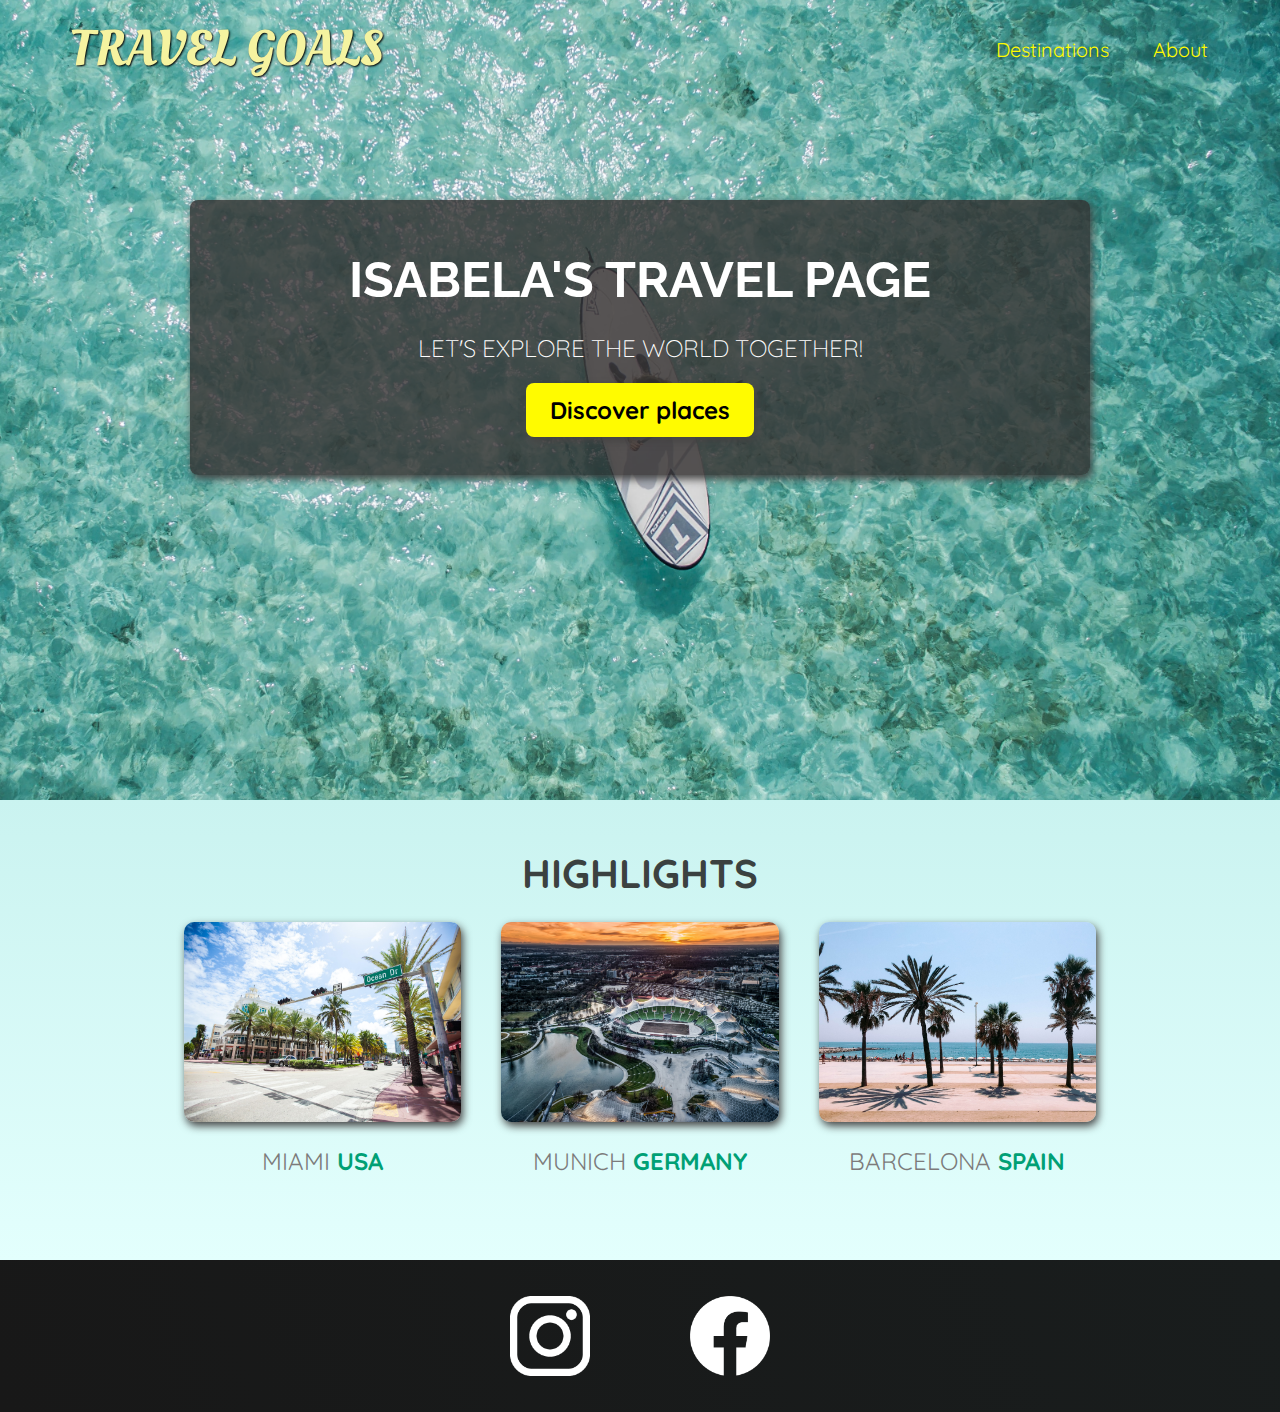
<file: index.html>
<!DOCTYPE html>
<html lang="en">
  <head>
    <meta charset="UTF-8" />
    <link
      href="https://fonts.googleapis.com/css2?family=Raleway:wght@700&family=Oleo+Script:wght@700&family=Quicksand:wght@300;500&display=swap"
      rel="stylesheet"
    />
    <link rel="stylesheet" href="./styles/shared.css" />
    <link rel="stylesheet" href="./styles/styles.css" />
    <title>Travel Goals</title>
  </head>
  <body>
    <header>
      <div id="page-logo">
        <a href="/index.html">Travel Goals</a>
      </div>
      <nav>
        <ul>
          <li><a href="/places.html">Destinations</a></li>
          <li><a href="">About</a></li>
        </ul>
      </nav>
    </header>
    <main>
      <section id="hero">
        <div id="hero-content">
          <h1>Isabela's Travel Page</h1>
          <p>Let's explore the world together!</p>
          <a href="/places.html">Discover places</a>
        </div>
      </section>
      <section id="highlights">
        <h2>Highlights</h2>
        <ul id="destinations">
          <li class="destination">
            <img
              src="images/places/miami.jpg"
              alt="Miami streets on sunny day"
            />
            <p>Miami <strong>USA</strong></p>
          </li>
          <li class="destination">
            <img
              src="images/places/munich.jpg"
              alt="Munich stadium in winter"
            />
            <p>Munich <strong>Germany</strong></p>
          </li>
          <li class="destination">
            <img
              src="images/places/barcelona.jpg"
              alt="Palm beach in Barcelona"
            />
            <p>Barcelona <strong>Spain</strong></p>
          </li>
        </ul>
      </section>
    </main>
    <footer>
      <ul>
        <li>
          <a href="https://www.instagram.com">
            <img src="images/icons/insta.png" alt="Instagram logo"
          /></a>
        </li>
        <li>
          <a href="https://www.facebook.com">
            <img src="images/icons/facebook.png" alt="Facebook logo"
          /></a>
        </li>
      </ul>
    </footer>
  </body>
</html>
</file>
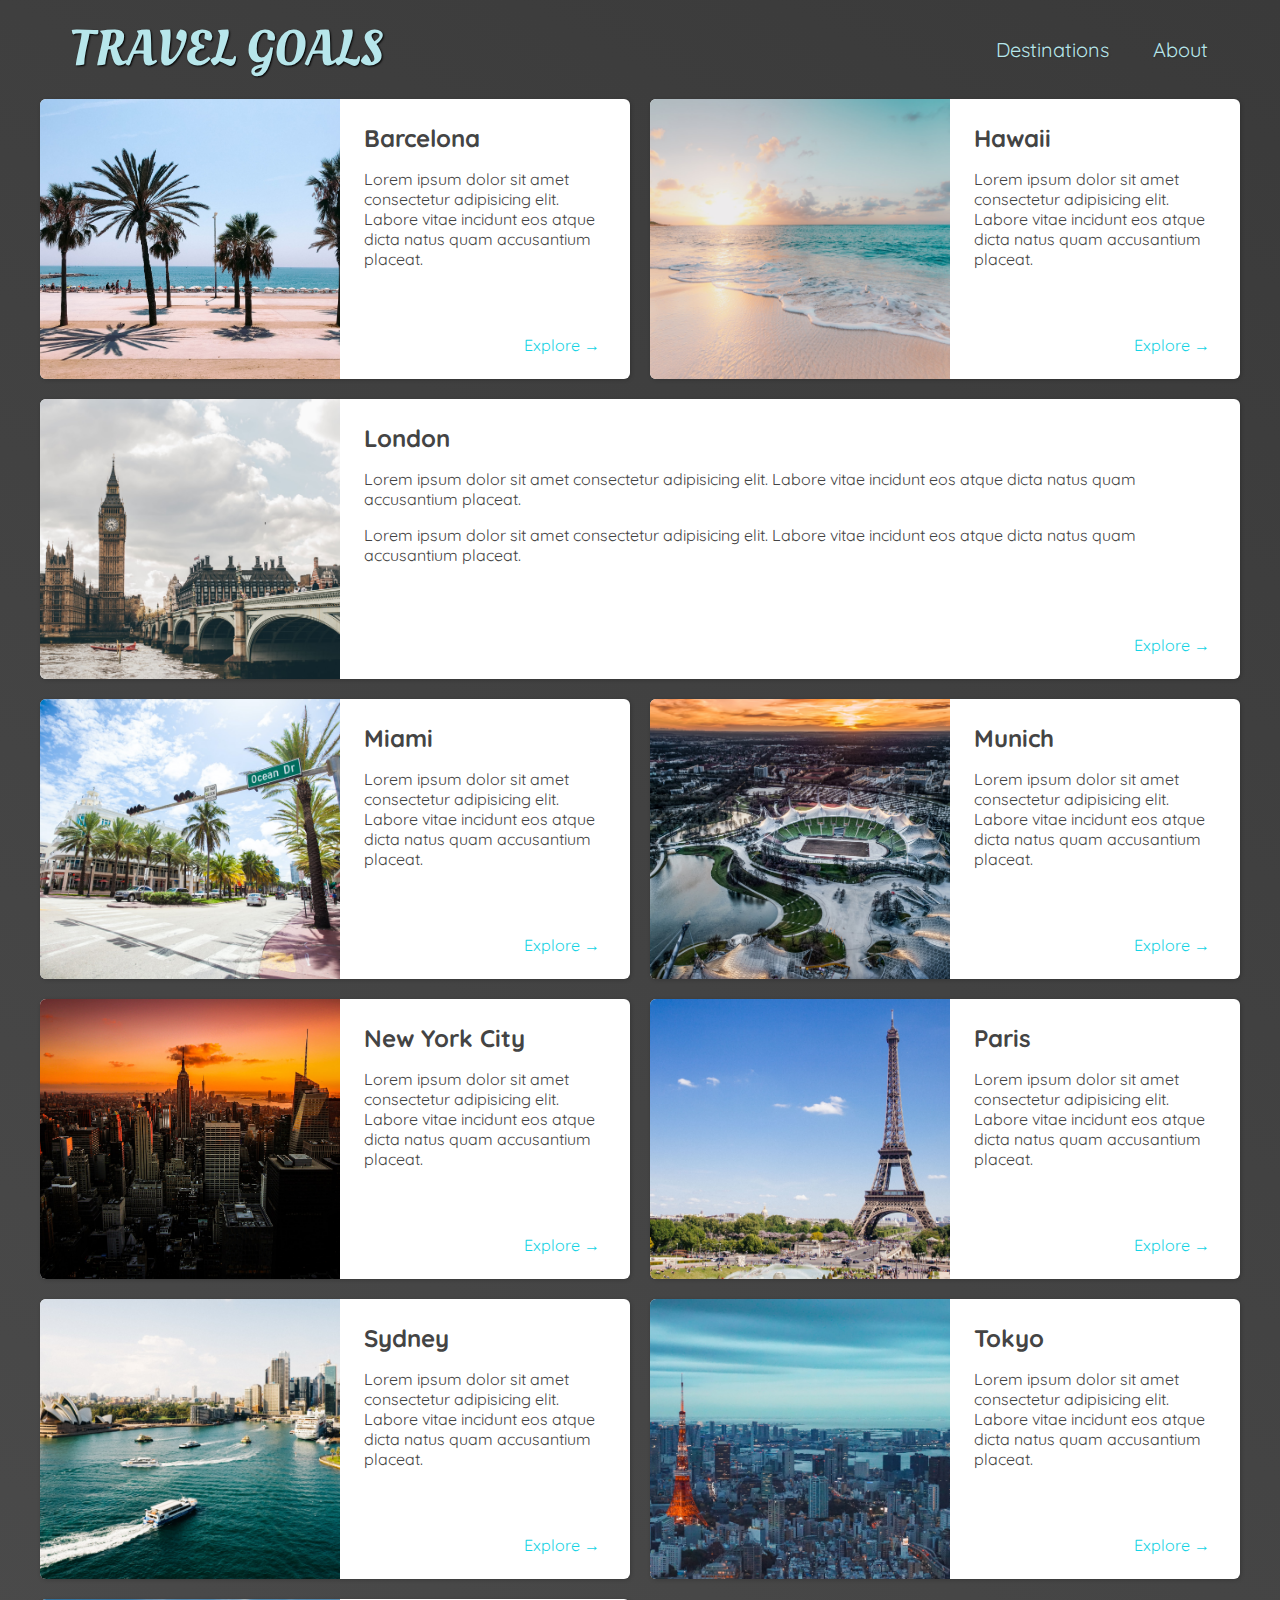
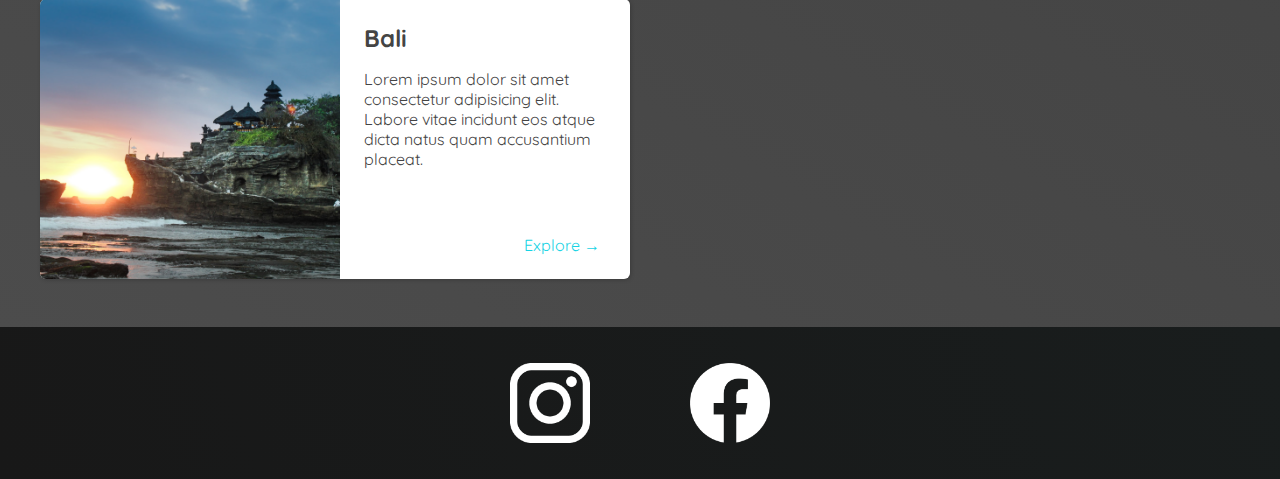
<file: places.html>
<!DOCTYPE html>
<html lang="en">
  <head>
    <meta charset="UTF-8" />
    <link
      href="https://fonts.googleapis.com/css2?family=Raleway:wght@700&family=Oleo+Script:wght@700&family=Quicksand:wght@300;500&display=swap"
      rel="stylesheet"
    />
    <link rel="stylesheet" href="./styles/shared.css" />
    <link rel="stylesheet" href="./styles/places.css" />
    <title>Travel Goals</title>
  </head>
  <body>
    <header>
      <div id="page-logo">
        <a href="/index.html">Travel Goals</a>
      </div>
      <nav>
        <ul>
          <li><a href="/places.html">Destinations</a></li>
          <li><a href="">About</a></li>
        </ul>
      </nav>
    </header>
    <main>
      <ul>
        <li>
          <img src="images/places/barcelona.jpg" alt="City of Barcelona" />
          <div class="item-content">
            <div>
              <h2>Barcelona</h2>
              <p>
                Lorem ipsum dolor sit amet consectetur adipisicing elit. Labore
                vitae incidunt eos atque dicta natus quam accusantium placeat.
              </p>
            </div>
            <div class="actions">
              <a href="https://en.wikipedia.org/wiki/Barcelona">Explore &#x2192</a>
            </div>
          </div>
        </li>
        <li>
          <img src="images/places/hawaii.jpg" alt="Hawaii beach" />
          <div class="item-content">
            <div>
              <h2>Hawaii</h2>
              <p>
                Lorem ipsum dolor sit amet consectetur adipisicing elit. Labore
                vitae incidunt eos atque dicta natus quam accusantium placeat.
              </p>
            </div>
            <div class="actions">
              <a href="https://en.wikipedia.org/wiki/Hawaii">Explore &#x2192</a>
            </div>
          </div>
        </li>
        <li>
          <img src="images/places/london.jpg" alt="London city" />
          <div class="item-content">
            <div>
              <h2>London</h2>
              <p>
                Lorem ipsum dolor sit amet consectetur adipisicing elit. Labore
                vitae incidunt eos atque dicta natus quam accusantium placeat.
              </p>
              <p>
                Lorem ipsum dolor sit amet consectetur adipisicing elit. Labore
                vitae incidunt eos atque dicta natus quam accusantium placeat.
              </p>
            </div>
            <div class="actions">
              <a href="https://en.wikipedia.org/wiki/London">Explore &#x2192</a>
            </div>
          </div>
        </li>
        <li>
          <img src="images/places/miami.jpg" alt="Miami streets" />
          <div class="item-content">
            <div>
              <h2>Miami</h2>
              <p>
                Lorem ipsum dolor sit amet consectetur adipisicing elit. Labore
                vitae incidunt eos atque dicta natus quam accusantium placeat.
              </p>
            </div>
            <div class="actions">
              <a href="https://en.wikipedia.org/wiki/Miami">Explore &#x2192</a>
            </div>
          </div>
        </li>
        <li>
          <img src="images/places/munich.jpg" alt="Munich football stadium" />
          <div class="item-content">
            <div>
              <h2>Munich</h2>
              <p>
                Lorem ipsum dolor sit amet consectetur adipisicing elit. Labore
                vitae incidunt eos atque dicta natus quam accusantium placeat.
              </p>
            </div>
            <div class="actions">
              <a href="https://en.wikipedia.org/wiki/Munich">Explore &#x2192</a>
            </div>
          </div>
        </li>
        <li>
          <img src="images/places/new-york-city.jpg" alt="New York City skyline" />
          <div class="item-content">
            <div>
              <h2>New York City</h2>
              <p>
                Lorem ipsum dolor sit amet consectetur adipisicing elit. Labore
                vitae incidunt eos atque dicta natus quam accusantium placeat.
              </p>
            </div>
            <div class="actions">
              <a href="https://en.wikipedia.org/wiki/New_York_City"
                >Explore &#x2192</a
              >
            </div>
          </div>
        </li>
        <li>
          <img src="images/places/paris.jpg" alt="Paris city" />
          <div class="item-content">
            <div>
              <h2>Paris</h2>
              <p>
                Lorem ipsum dolor sit amet consectetur adipisicing elit. Labore
                vitae incidunt eos atque dicta natus quam accusantium placeat.
              </p>
            </div>
            <div class="actions">
              <a href="https://en.wikipedia.org/wiki/Paris">Explore &#x2192</a>
            </div>
          </div>
        </li>
        <li>
          <img src="images/places/sydney.jpg" alt="Sydney beach" />
          <div class="item-content">
            <div>
              <h2>Sydney</h2>
              <p>
                Lorem ipsum dolor sit amet consectetur adipisicing elit. Labore
                vitae incidunt eos atque dicta natus quam accusantium placeat.
              </p>
            </div>
            <div class="actions">
              <a href="https://en.wikipedia.org/wiki/Sydney">Explore &#x2192</a>
            </div>
          </div>
        </li>
        <li>
          <img src="images/places/tokyo.jpg" alt="Tokyo skyline" />
          <div class="item-content">
            <div>
              <h2>Tokyo</h2>
              <p>
                Lorem ipsum dolor sit amet consectetur adipisicing elit. Labore
                vitae incidunt eos atque dicta natus quam accusantium placeat.
              </p>
            </div>
            <div class="actions">
              <a href="https://en.wikipedia.org/wiki/Tokyo">Explore &#x2192</a>
            </div>
          </div>
        </li>
        <li>
          <img src="images/places/bali.jpg" alt="Bali beach" />
          <div class="item-content">
            <div>
              <h2>Bali</h2>
              <p>
                Lorem ipsum dolor sit amet consectetur adipisicing elit. Labore
                vitae incidunt eos atque dicta natus quam accusantium placeat.
              </p>
            </div>
            <div class="actions">
              <a href="https://en.wikipedia.org/wiki/Bali">Explore &#x2192</a>
            </div>
          </div>
        </li>
      </ul>
    </main>
    <footer>
      <ul>
        <li>
          <a href="https://www.instagram.com">
            <img src="images/icons/insta.png" alt="Instagram logo"
          /></a>
        </li>
        <li>
          <a href="https://www.facebook.com">
            <img src="images/icons/facebook.png" alt="Facebook logo"
          /></a>
        </li>
      </ul>
    </footer>
  </body>
</html>
</file>
<file: styles/shared.css>
body {
    font-family: "Quicksand", sans-serif;
    margin: 0;
  }
  
  ul {
    list-style: none;
    margin: 0;
    padding: 0;
  }
  
  header {
    display: flex;
    justify-content: space-between;
    align-items: center;
    padding: 15px 60px;
    position: absolute;
    width: 100%;
    top: 0;
    left: 0;
    box-sizing: border-box;
  }
  
  #page-logo a {
    padding: 10px;
    font-family: "Oleo Script", sans-serif;
    color: rgb(245, 243, 160);
    font-size: 50px;
    text-decoration: none;
    text-transform: uppercase;
    text-shadow: 1px 1px 2px rgb(0, 0, 0);
  }
  
  header ul {
    display: flex;
  }
  
  header li {
    margin-left: 20px;
  }
  
  header a {
    color: rgb(255, 251, 0);
    text-decoration: none;
    font-size: 20px;
    padding: 12px;
    text-shadow: 1px 1px 2px rgba(0, 0, 0, 0.2);
    border-radius: 6px;
  }
  
  header nav a:hover {
    color: rgb(77, 77, 77);
    background-color: rgb(255, 251, 0);
  }
  
  footer {
    background: linear-gradient(70deg, rgb(24, 24,24), rgb(25, 29, 29));
    padding: 36px 0;
  }
  
  footer ul {
    display: flex;
    justify-content: center;
    /* padding: 40px; */
  }
  
  footer li {
    width: 80px;
    height: 80px;
    margin: 0 50px;
  }
  
  footer img {
    width: 100%;
    height: 100%;
  }
</file>
<file: styles/styles.css>
#hero {
    height: 800px;
    background-image: url("../images/places/ocean.jpg");
    background-position: center;
    background-size: cover;
  }
  
  #hero-content {
    width: 900px;
    background-color: rgba(51, 47, 47, 0.8);
    box-shadow: 2px 4px 8px rgb(68, 67, 67);
    border-radius: 8px;
    text-align: center;
    padding: 50px 0;
    margin: 0 auto;
    position: relative;
    top: 200px;
  }
  
  #hero-content h1 {
    color: white;
    text-transform: uppercase;
    font-size: 50px;
    font-family: "Raleway", sans-serif;
    margin: 0;
  }
  
  #hero-content p {
    color: white;
    text-transform: uppercase;
    font-size: 24px;
    font-weight: 300;
    margin-bottom: 32px;
  }
  
  #hero-content a {
    text-decoration: none;
    background-color: rgb(255, 251, 0);
    padding: 12px 24px;
    color: black;
    font-size: 24px;
    font-weight: bold;
    border-radius: 8px;
    box-shadow: 2px 4px 8px rgb(68, 67, 67);
  }
  
  #hero-content a:hover {
    background-color: rgb(255, 238, 0);
  }
  
  #highlights {
    padding: 24px;
    background: linear-gradient(0deg, rgb(227, 255, 253), rgb(202, 243, 240));
  }
  
  #highlights h2 {
    text-transform: uppercase;
    text-align: center;
    font-size: 40px;
    color: rgb(59, 65, 64);
    margin: 24px 0;
  }
  
  #destinations {
    display: flex;
    justify-content: center;
    width: 90%;
    margin: auto;
    margin-bottom: 40px;
  }
  
  .destination {
    margin: 0 20px;
    text-transform: uppercase;
    width: 25%;
  }
  
  .destination p {
    text-align: center;
    font-size: 24px;
    color: rgb(124, 123, 123);
    margin: 20px 0;
  }
  
  .destination img {
    height: 200px;
    width: 100%;
    box-shadow: 2px 4px 8px rgb(68, 67, 67);
    border-radius: 10px;
    object-fit: cover;
  }
  
  .destination strong {
    color: rgb(0, 160, 117);
  }
</file>
<file: styles/places.css>
body {
    background: linear-gradient(30deg, rgb(77, 77, 77), rgb(58, 58, 58));
    color: rgb(68, 68, 68);
  }
  
  #page-logo a {
    color: rgb(183, 230, 235);
  }
  
  header {
    position: static;
  }
  
  header a {
    color: rgb(183, 230, 235);
  }
  
  header nav a:hover {
    background-color: rgb(183, 230, 235);
    color: rgb(59, 59, 59);
  }
  
  main ul {
    width: 1200px;
    margin: 0 auto 48px auto;
    display: grid;
    grid-template-columns: 1fr 1fr;
    gap: 20px 20px;
  }
  
  li:nth-of-type(3) {
    grid-column: 1 / span 2;
  }
  
  main li {
    display: flex;
    background-color: white;
    box-shadow: 1px 1px 4px rgba(0, 0, 0, 0.2);
    border-radius: 6px;
    overflow: hidden;
  }
  
  main li img {
    width: 300px;
    height: 280px;
    object-fit: cover;
  }
  
  .item-content {
    padding: 24px;
    display: flex;
    flex-direction: column;
    justify-content: space-between;
  }
  
  .item-content h2 {
    margin: 0;
  }
  
  .actions {
    text-align: right;
  }
  
  .actions a {
    text-decoration: none;
    padding: 6px;
    color: rgb(22, 211, 228);
    border-radius: 5px;
  }
  
  .actions a:hover {
    background-color: rgb(235, 253, 255);
  }
</file>
